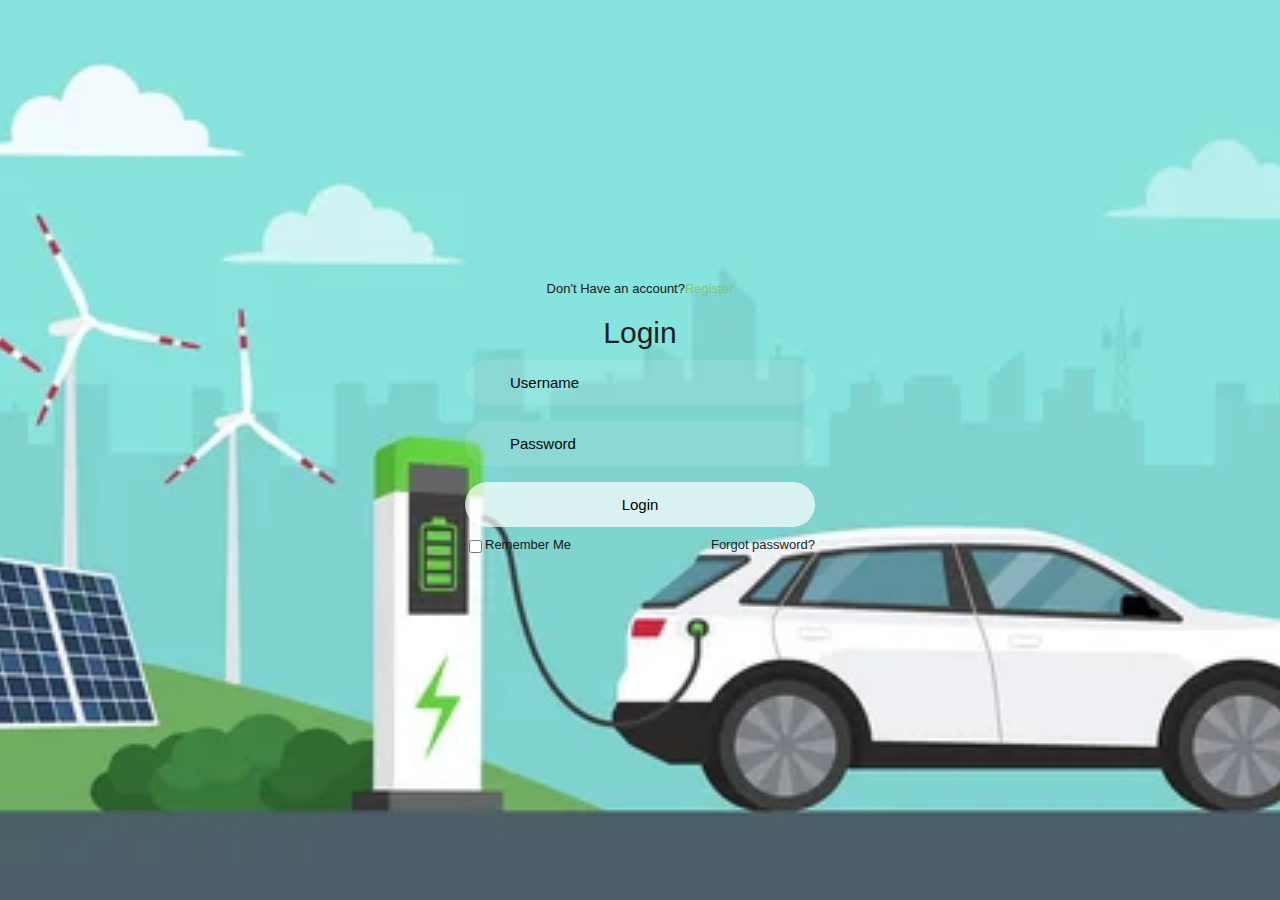
<file: templates/login.html>
<!DOCTYPE html>
<html lang="en">

<head>
    <meta charset="UTF-8">
    <meta http-equiv="X-UA-Compatible" content="IE=edge">
    <meta name="viewport" content="width=device-width, initial-scale=1.0">
    <link rel="stylesheet" href="/static/css/style1.css">
  

    <title>Login</title>

</head>

<body class="body">
    <div class="box">
        <div class="container">
            <div class="top">
                <span>Don't Have an account? <a href="/register">Register</a></span>
                <header>Login</header>
            </div>
            <!--form login section-->
            <form action="/home" method="post">


                <div class="input-field p-1">
                    <input type="text" class="input" placeholder="Username" id="" required>
                    <i class='bx bx-user i'></i>
                </div>

                <div class="input-field " style="margin-top: 1rem;">
                    <input type="Password" class="input" placeholder="Password" id="" required>
                    <i class='bx bx-lock-alt'></i>
                </div>

                <div class="input-field "style="margin-top: 1rem;">
                    <input type="submit" class="submit" value="Login" id="">
                </div>

                <div class="two-col">
                    <div class="one">
                        <input type="checkbox" name="" id="check">
                        <label for="check"> Remember Me</label>
                    </div>
                    <div class="two">
                        <label><a href="/">Forgot password?</a></label>
                    </div>
                </div>
            </form>
        </div>
    </div>
</body>

</html>
</file>
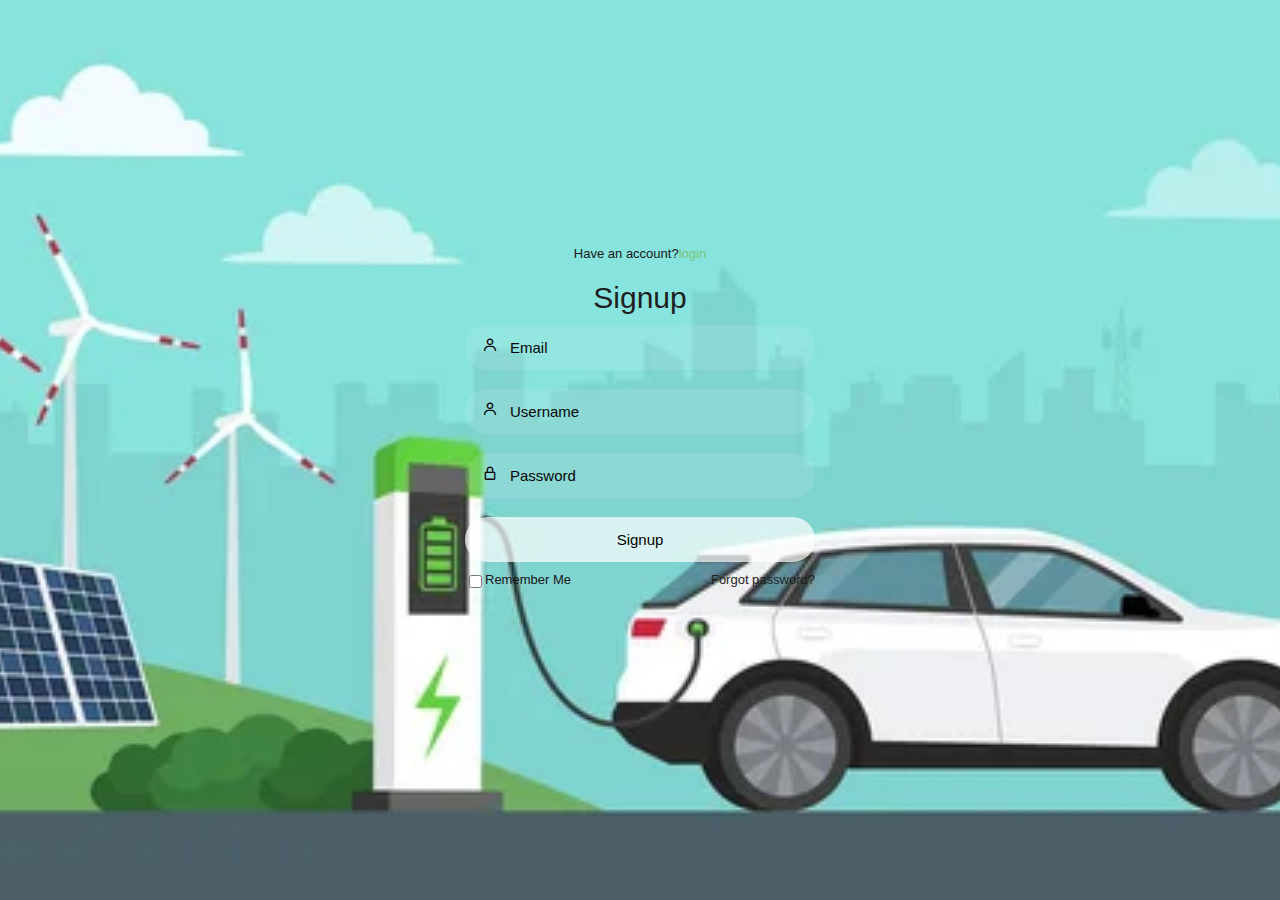
<file: templates/signup.html>
<!DOCTYPE html>
<html lang="en">
<head>
    <meta charset="UTF-8">
    <meta http-equiv="X-UA-Compatible" content="IE=edge">
    <meta name="viewport" content="width=device-width, initial-scale=1.0">
    <link rel="stylesheet" href="/static/css/style1.css">
    <link href='https://unpkg.com/boxicons@2.1.4/css/boxicons.min.css' rel='stylesheet'>

    <title>Login</title>

</head>
<body class="body">
   <div class="box">
    <div class="container">

      <!--form login section-->
    <form action="/register" method="post">
        <div class="top">
            <span>Have an account? <a href="/login">login</a></span>
            <header>Signup</header>
        </div>

        
        <div class="input-field p-1">
            <input type="email" class="input" name="email" placeholder="Email" id="" required>
            <i class='bx bx-user' ></i>
        </div>

        <div class="input-field p-1">
            <input type="text" class="input" name = "username" placeholder="Username" id="" required>
            <i class='bx bx-user' ></i>
        </div>

        <div class="input-field p-1">
            <input type="Password" class="input" name="password" placeholder="Password" id="" required>
            <i class='bx bx-lock-alt'></i>
        </div>

        <div class="input-field p-1">
            <input type="submit" class="submit" value="Signup" id="">
        </div>

        <div class="two-col">
            <div class="one">
               <input type="checkbox" name="" id="check">
               <label for="check"> Remember Me</label>
            </div>
            <div class="two">
                <label><a href="/">Forgot password?</a></label>
            </div>
        </div>
    </form>
    </div>
</div>  
</body>
</html>
</file>
<file: static/css/style1.css>
@import url('https://fonts.googleapis.com/css2?family=Nunito:wght@400;600;800&display=swap');

* {
  font-family: 'poppins', sans-serif;
}

.body {
  background-image: url("/static/img/1.jpg");
  background-size: cover;
  background-position: center;
  background-attachment: fixed;
  background-repeat: no-repeat;

}

.box {
  display: flex;
  justify-content: center;
  align-items: center;
  min-height: 90vh;
}

.container {
  width: 350px;
  display: flex;
  flex-direction: column;
  padding: 0 15px 0 15px;

}

span {
  color: #181717;
  font-size: small;
  display: flex;
  justify-content: center;
  padding: 10px 0 10px 0;
}

header {
  color: #1f1e1e;
  font-size: 30px;
  display: flex;
  justify-content: center;
  padding: 10px 0 10px 0;
}

.input-field .input {
  height: 45px;
  width: 87%;
  border: none;
  border-radius: 30px;
  color: #151414;
  font-size: 15px;
  padding: 0 0 0 45px;
  background: rgba(255, 255, 255, 0.1);
  outline: none;
}

i {
  position: relative;
  top: -33px;
  left: 17px;
  color: #0a0a0a;
}

::-webkit-input-placeholder {
  color: #070606;
}

.submit {
  border: none;
  border-radius: 30px;
  font-size: 15px;
  height: 45px;
  outline: none;
  width: 100%;
  color: black;
  background: rgba(255, 255, 255, 0.7);
  cursor: pointer;
  transition: .3s;
}

.submit:hover {
  box-shadow: 1px 5px 7px 1px rgba(0, 0, 0, 0.2);
}

.two-col {
  display: flex;
  flex-direction: row;
  justify-content: space-between;
  color: #181616;
  font-size: small;
  margin-top: 10px;
}

.one {
  display: flex;
}

label a {
  text-decoration: none;
  color: #1f1e1e;
}

body {

  color: #555555;
}

a {
  text-decoration: none;
  color: #7cc576;
}

a:hover {
  color: #9ed49a;
  text-decoration: none;
}

h1,
h2,
h3,
h4,
h5,
h6 {
  font-family: "Montserrat", sans-serif;
}

/*--------------------------------------------------------------
  # Back to top button
  --------------------------------------------------------------*/
.back-to-top {
  position: fixed;
  visibility: hidden;
  opacity: 0;
  right: 15px;
  bottom: 15px;
  z-index: 996;
  background: #7cc576;
  width: 40px;
  height: 40px;
  border-radius: 4px;
  transition: all 0.4s;
}

.back-to-top i {
  font-size: 28px;
  color: #fff;
  line-height: 0;
}

.back-to-top:hover {
  background: #97d193;
  color: #fff;
}

.back-to-top.active {
  visibility: visible;
  opacity: 1;
}

/*--------------------------------------------------------------
  # Disable AOS delay on mobile
  --------------------------------------------------------------*/
@media screen and (max-width: 768px) {
  [data-aos-delay] {
    transition-delay: 0 !important;
  }
}

/*--------------------------------------------------------------
  # Header
  --------------------------------------------------------------*/
#header {
  height: 90px;
  transition: all 0.5s;
  z-index: 997;
  transition: all 0.5s;
  background: #fff;
  box-shadow: 0 4px 10px -3px hsla(0, 0%, 75%, 0.5);
}

#header .logo h1 {
  font-size: 28px;
  margin: 0;
  line-height: 1;
  font-weight: 400;
  letter-spacing: 3px;
  text-transform: uppercase;
}

#header .logo h1 a,
#header .logo h1 a:hover {
  color: #fff;
  text-decoration: none;
}

#header .logo img {
  padding: 0;
  margin: 0;
  max-height: 40px;
}

@media (max-width: 992px) {
  #header {
    height: 70px;
  }
}

.scrolled-offset {
  margin-top: 90px;
}

@media (max-width: 992px) {
  .scrolled-offset {
    margin-top: 90px;
  }
}

/*--------------------------------------------------------------
  # Navigation Menu
  --------------------------------------------------------------*/
/**
  * Desktop Navigation 
  */
.navbar {
  padding: 0;
}

.navbar ul {
  margin: 0;
  padding: 0;
  display: flex;
  list-style: none;
  align-items: center;
}

.navbar li {
  position: relative;
}

.navbar a,
.navbar a:focus {
  display: flex;
  align-items: center;
  justify-content: space-between;
  padding: 10px 0 10px 30px;
  font-size: 15px;
  color: #151515;
  text-transform: uppercase;
  white-space: nowrap;
  transition: 0.3s;
}

.navbar a i,
.navbar a:focus i {
  font-size: 12px;
  line-height: 0;
  margin-left: 5px;
}

.navbar a:hover,
.navbar .active,
.navbar .active:focus,
.navbar li:hover>a {
  color: #7cc576;
}

.navbar .dropdown ul {
  display: block;
  position: absolute;
  left: 14px;
  top: calc(100% + 30px);
  margin: 0;
  padding: 10px 0;
  z-index: 99;
  opacity: 0;
  visibility: hidden;
  background: #fff;
  box-shadow: 0px 0px 30px rgba(127, 137, 161, 0.25);
  transition: 0.3s;
}

.navbar .dropdown ul li {
  min-width: 200px;
}

.navbar .dropdown ul a {
  padding: 10px 20px;
  font-size: 15px;
  text-transform: none;
  font-weight: 600;
}

.navbar .dropdown ul a i {
  font-size: 12px;
}

.navbar .dropdown ul a:hover,
.navbar .dropdown ul .active:hover,
.navbar .dropdown ul li:hover>a {
  color: #7cc576;
}

.navbar .dropdown:hover>ul {
  opacity: 1;
  top: 100%;
  visibility: visible;
}

.navbar .dropdown .dropdown ul {
  top: 0;
  left: calc(100% - 30px);
  visibility: hidden;
}

.navbar .dropdown .dropdown:hover>ul {
  opacity: 1;
  top: 0;
  left: 100%;
  visibility: visible;
}

@media (max-width: 1640px) {
  .navbar .dropdown .dropdown ul {
    left: -90%;
  }

  .navbar .dropdown .dropdown:hover>ul {
    left: -100%;
  }
}

/**
  * Mobile Navigation 
  */
.mobile-nav-toggle {
  color: #151515;
  font-size: 28px;
  cursor: pointer;
  display: none;
  line-height: 0;
  transition: 0.5s;
}

.mobile-nav-toggle.bi-x {
  color: #fff;
}

@media (max-width: 991px) {
  .mobile-nav-toggle {
    display: block;
  }

  .navbar ul {
    display: none;
  }
}

.navbar-mobile {
  position: fixed;
  overflow: hidden;
  top: 0;
  right: 0;
  left: 0;
  bottom: 0;
  background: rgba(0, 0, 0, 0.9);
  transition: 0.3s;
  z-index: 999;
}

.navbar-mobile .mobile-nav-toggle {
  position: absolute;
  top: 15px;
  right: 15px;
}

.navbar-mobile ul {
  display: block;
  position: absolute;
  top: 55px;
  right: 15px;
  bottom: 15px;
  left: 15px;
  padding: 10px 0;
  background-color: #fff;
  overflow-y: auto;
  transition: 0.3s;
}

.navbar-mobile a,
.navbar-mobile a:focus {
  padding: 10px 20px;
  font-size: 15px;
  color: #151515;
}

.navbar-mobile a:hover,
.navbar-mobile .active,
.navbar-mobile li:hover>a {
  color: #7cc576;
}

.navbar-mobile .getstarted,
.navbar-mobile .getstarted:focus {
  margin: 15px;
}

.navbar-mobile .dropdown ul {
  position: static;
  display: none;
  margin: 10px 20px;
  padding: 10px 0;
  z-index: 99;
  opacity: 1;
  visibility: visible;
  background: #fff;
  box-shadow: 0px 0px 30px rgba(127, 137, 161, 0.25);
}

.navbar-mobile .dropdown ul li {
  min-width: 200px;
}

.navbar-mobile .dropdown ul a {
  padding: 10px 20px;
}

.navbar-mobile .dropdown ul a i {
  font-size: 12px;
}

.navbar-mobile .dropdown ul a:hover,
.navbar-mobile .dropdown ul .active:hover,
.navbar-mobile .dropdown ul li:hover>a {
  color: #7cc576;
}

.navbar-mobile .dropdown>.dropdown-active {
  display: block;
}

/*--------------------------------------------------------------
  # Hero Section
  --------------------------------------------------------------*/
#hero {
  width: 100%;
  height: 100vh;
  background: url("../img/hero-bg.png");
  position: relative;
}

#hero .hero-container {
  position: absolute;
  bottom: 0;
  top: 0;
  left: 0;
  right: 0;
  display: flex;
  justify-content: center;
  align-items: center;
  flex-direction: column;
  text-align: center;
  padding: 0 15px;
}

#hero .hero-logo {
  margin-bottom: 30px;
}

#hero h1 {
  margin: 0 0 30px 0;
  font-size: 48px;
  font-weight: 500;
  line-height: 56px;
  color: #fff;
}

#hero h2 {
  color: #aeaeae;
  margin-bottom: 30px;
  font-size: 14px;
  font-weight: 400;
  text-transform: uppercase;
}

#hero .btn-get-started {
  font-family: "Montserrat", sans-serif;
  text-transform: uppercase;
  font-weight: 400;
  font-size: 16px;
  letter-spacing: 1px;
  display: inline-block;
  padding: 14px 30px;
  border-radius: 3px;
  margin: 10px;
  color: #fff;
  background: #7cc576;
}

#hero .btn-get-started:hover {
  transition: 0.5s;
  background: #fff;
  color: #7cc576;
}

@media (min-width: 1024px) {
  #hero {
    background-attachment: fixed;
  }
}

@media (max-width: 768px) {
  #hero h1 {
    font-size: 28px;
    line-height: 36px;
  }

  #hero h2 {
    line-height: 22px;
  }
}

/*--------------------------------------------------------------
  # Sections General
  --------------------------------------------------------------*/
section {
  padding: 60px 0;
  overflow: hidden;
}

.section-bg {
  background-color: whitesmoke;
}

.section-title {
  text-align: center;
  padding-bottom: 40px;
}

.section-title h2 {
  font-size: 32px;
  font-weight: bold;
  text-transform: uppercase;
  margin-bottom: 15px;
  padding-bottom: 0;
  color: #151515;
}

.section-title p {
  margin-bottom: 0;
  color: #aeaeae;
}

/*--------------------------------------------------------------
  # About Us
  --------------------------------------------------------------*/
.about .image {
  padding: 20px;
  box-shadow: 0px 2px 15px rgba(0, 0, 0, 0.1);
}

.about .content h3 {
  font-weight: 600;
  font-size: 26px;
}

.about .content ul {
  list-style: none;
  padding: 0;
}

.about .content ul li {
  padding-bottom: 10px;
  display: flex;
  align-items: flex-start;
}

.about .content ul i {
  font-size: 24px;
  padding: 2px 6px 0 0;
  color: #7cc576;
}

.about .content p:last-child {
  margin-bottom: 0;
}

/*--------------------------------------------------------------
  # Services
  --------------------------------------------------------------*/
.services .icon-box h4 {
  font-size: 20px;
  font-weight: 700;
  margin: 5px 0 10px 60px;
}

.services .icon-box i {
  font-size: 48px;
  float: left;
  color: #7cc576;
}

.services .icon-box p {
  font-size: 15px;
  color: #959595;
  margin-left: 60px;
}

.services .image {
  background-position: center center;
  background-repeat: no-repeat;
  background-size: cover;
  min-height: 400px;
}

/*--------------------------------------------------------------
  # Featured
  --------------------------------------------------------------*/
.featured {
  padding: 40px 0 0 0;
  background: white;
}

.featured .nav-tabs {
  border: 0;
}

.featured .nav-link {
  border: 0;
  padding: 20px;
  color: #151515;
  transition: 0.3s;
}

.featured .nav-link h4 {
  font-size: 18px;
  font-weight: 600;
  transition: 0.3s;
}

.featured .nav-link:hover h4 {
  color: #7cc576;
}

.featured .nav-link p {
  font-size: 14px;
  margin-bottom: 0;
}

.featured .nav-link.active {
  box-shadow: 0px 0 25px rgba(0, 0, 0, 0.08);
}

.featured .nav-link.active h4 {
  color: #7cc576;
}

.featured .tab-pane.active {
  animation: slide-down 0.5s ease-out;
}

@keyframes slide-down {
  0% {
    opacity: 0;
  }

  100% {
    opacity: 1;
  }
}

/*--------------------------------------------------------------
  # Why Us
  --------------------------------------------------------------*/
.why-us {
  background: whitesmoke;
  padding: 0;
}

.why-us .content {
  padding: 60px 100px 0 100px;
}

.why-us .content h3 {
  font-weight: 400;
  font-size: 34px;
}

.why-us .content h4 {
  font-size: 20px;
  font-weight: 700;
  margin-top: 5px;
}

.why-us .content p {
  font-size: 15px;
  color: #959595;
}

.why-us .video-box {
  background-size: cover;
  background-repeat: no-repeat;
  background-position: center center;
  min-height: 400px;
  position: relative;
}

.why-us .accordion-list {
  padding: 0 100px 60px 100px;
}

.why-us .accordion-list ul {
  padding: 0;
  list-style: none;
}

.why-us .accordion-list li+li {
  margin-top: 15px;
}

.why-us .accordion-list li {
  padding: 20px;
  background: #fff;
  border-radius: 4px;
}

.why-us .accordion-list a {
  display: block;
  position: relative;
  font-family: "Poppins", sans-serif;
  font-size: 16px;
  line-height: 24px;
  font-weight: 500;
  padding-right: 30px;
  outline: none;
  cursor: pointer;
}

.why-us .accordion-list span {
  color: #7cc576;
  font-weight: 600;
  font-size: 18px;
  padding-right: 10px;
}

.why-us .accordion-list i {
  font-size: 24px;
  position: absolute;
  right: 0;
  top: 0;
}

.why-us .accordion-list p {
  margin-bottom: 0;
  padding: 10px 0 0 0;
}

.why-us .accordion-list .icon-show {
  display: none;
}

.why-us .accordion-list a.collapsed {
  color: #343a40;
}

.why-us .accordion-list a.collapsed:hover {
  color: #7cc576;
}

.why-us .accordion-list a.collapsed .icon-show {
  display: inline-block;
}

.why-us .accordion-list a.collapsed .icon-close {
  display: none;
}

.why-us .play-btn {
  width: 94px;
  height: 94px;
  background: radial-gradient(#7cc576 50%, rgba(124, 197, 118, 0.4) 52%);
  border-radius: 50%;
  display: block;
  position: absolute;
  left: calc(50% - 47px);
  top: calc(50% - 47px);
  overflow: hidden;
}

.why-us .play-btn::after {
  content: "";
  position: absolute;
  left: 50%;
  top: 50%;
  transform: translateX(-40%) translateY(-50%);
  width: 0;
  height: 0;
  border-top: 10px solid transparent;
  border-bottom: 10px solid transparent;
  border-left: 15px solid #fff;
  z-index: 100;
  transition: all 400ms cubic-bezier(0.55, 0.055, 0.675, 0.19);
}

.why-us .play-btn::before {
  content: "";
  position: absolute;
  width: 120px;
  height: 120px;
  animation-delay: 0s;
  animation: pulsate-btn 2s;
  animation-direction: forwards;
  animation-iteration-count: infinite;
  animation-timing-function: steps;
  opacity: 1;
  border-radius: 50%;
  border: 5px solid rgba(124, 197, 118, 0.7);
  top: -15%;
  left: -15%;
  background: rgba(198, 16, 0, 0);
}

.why-us .play-btn:hover::after {
  border-left: 15px solid #7cc576;
  transform: scale(20);
}

.why-us .play-btn:hover::before {
  content: "";
  position: absolute;
  left: 50%;
  top: 50%;
  transform: translateX(-40%) translateY(-50%);
  width: 0;
  height: 0;
  border: none;
  border-top: 10px solid transparent;
  border-bottom: 10px solid transparent;
  border-left: 15px solid #fff;
  z-index: 200;
  animation: none;
  border-radius: 0;
}

@media (max-width: 1024px) {

  .why-us .content,
  .why-us .accordion-list {
    padding-left: 0;
    padding-right: 0;
  }
}

@media (max-width: 992px) {
  .why-us .content {
    padding-top: 30px;
  }

  .why-us .accordion-list {
    padding-bottom: 30px;
  }
}

@keyframes pulsate-btn {
  0% {
    transform: scale(0.6, 0.6);
    opacity: 1;
  }

  100% {
    transform: scale(1, 1);
    opacity: 0;
  }
}

/*--------------------------------------------------------------
  # Portfolio
  --------------------------------------------------------------*/
.portfolio .portfolio-item {
  margin-bottom: 30px;
}

.portfolio #portfolio-flters {
  padding: 0;
  margin: 0 auto 25px auto;
  list-style: none;
  text-align: center;
}

.portfolio #portfolio-flters li {
  cursor: pointer;
  display: inline-block;
  padding: 10px 18px 12px 18px;
  font-size: 14px;
  font-weight: 400;
  line-height: 1;
  text-transform: uppercase;
  color: #555555;
  transition: all 0.3s ease-in-out;
  margin: 0 4px 10px 4px;
  background: whitesmoke;
  border-radius: 4px;
}

.portfolio #portfolio-flters li:hover,
.portfolio #portfolio-flters li.filter-active {
  background: #7cc576;
  color: #fff;
}

.portfolio #portfolio-flters li:last-child {
  margin-right: 0;
}

.portfolio .portfolio-wrap {
  transition: 0.3s;
  position: relative;
  overflow: hidden;
  z-index: 1;
  background: rgba(0, 0, 0, 0.6);
}

.portfolio .portfolio-wrap::before {
  content: "";
  background: rgba(21, 21, 21, 0.6);
  position: absolute;
  left: 30px;
  right: 30px;
  top: 30px;
  bottom: 30px;
  transition: all ease-in-out 0.3s;
  z-index: 2;
  opacity: 0;
}

.portfolio .portfolio-wrap .portfolio-info {
  opacity: 0;
  position: absolute;
  top: 0;
  left: 0;
  right: 0;
  bottom: 0;
  text-align: center;
  z-index: 3;
  transition: all ease-in-out 0.3s;
  display: flex;
  flex-direction: column;
  justify-content: center;
  align-items: center;
}

.portfolio .portfolio-wrap .portfolio-info::before {
  display: block;
  content: "";
  width: 48px;
  height: 48px;
  position: absolute;
  top: 35px;
  left: 35px;
  border-top: 3px solid #fff;
  border-left: 3px solid #fff;
  transition: all 0.5s ease 0s;
  z-index: 9994;
}

.portfolio .portfolio-wrap .portfolio-info::after {
  display: block;
  content: "";
  width: 48px;
  height: 48px;
  position: absolute;
  bottom: 35px;
  right: 35px;
  border-bottom: 3px solid #fff;
  border-right: 3px solid #fff;
  transition: all 0.5s ease 0s;
  z-index: 9994;
}

.portfolio .portfolio-wrap .portfolio-info h4 {
  font-size: 20px;
  color: #fff;
  font-weight: 600;
}

.portfolio .portfolio-wrap .portfolio-info p {
  color: #ffffff;
  font-size: 14px;
  text-transform: uppercase;
  padding: 0;
  margin: 0;
}

.portfolio .portfolio-wrap .portfolio-links {
  text-align: center;
  z-index: 4;
}

.portfolio .portfolio-wrap .portfolio-links a {
  color: #fff;
  margin: 0 2px;
  font-size: 28px;
  display: inline-block;
  transition: 0.3s;
}

.portfolio .portfolio-wrap .portfolio-links a:hover {
  color: #7cc576;
}

.portfolio .portfolio-wrap:hover::before {
  top: 0;
  left: 0;
  right: 0;
  bottom: 0;
  opacity: 1;
}

.portfolio .portfolio-wrap:hover .portfolio-info {
  opacity: 1;
}

.portfolio .portfolio-wrap:hover .portfolio-info::before {
  top: 15px;
  left: 15px;
}

.portfolio .portfolio-wrap:hover .portfolio-info::after {
  bottom: 15px;
  right: 15px;
}

/*--------------------------------------------------------------
  # Portfolio Details
  --------------------------------------------------------------*/
.portfolio-details {
  padding-top: 40px;
}

.portfolio-details .portfolio-details-slider img {
  width: 100%;
}

.portfolio-details .portfolio-details-slider .swiper-pagination {
  margin-top: 20px;
  position: relative;
}

.portfolio-details .portfolio-details-slider .swiper-pagination .swiper-pagination-bullet {
  width: 12px;
  height: 12px;
  background-color: #fff;
  opacity: 1;
  border: 1px solid #7cc576;
}

.portfolio-details .portfolio-details-slider .swiper-pagination .swiper-pagination-bullet-active {
  background-color: #7cc576;
}

.portfolio-details .portfolio-info {
  padding: 30px;
  box-shadow: 0px 0 30px rgba(21, 21, 21, 0.08);
}

.portfolio-details .portfolio-info h3 {
  font-size: 22px;
  font-weight: 700;
  margin-bottom: 20px;
  padding-bottom: 20px;
  border-bottom: 1px solid #eee;
}

.portfolio-details .portfolio-info ul {
  list-style: none;
  padding: 0;
  font-size: 15px;
}

.portfolio-details .portfolio-info ul li+li {
  margin-top: 10px;
}

.portfolio-details .portfolio-description {
  padding-top: 30px;
}

.portfolio-details .portfolio-description h2 {
  font-size: 26px;
  font-weight: 700;
  margin-bottom: 20px;
}

.portfolio-details .portfolio-description p {
  padding: 0;
}

/*--------------------------------------------------------------
  # Testimonials
  --------------------------------------------------------------*/
.testimonials {
  padding: 60px 0;
  background: url("../img/testimonials-bg.jpg") no-repeat;
  background-position: center center;
  background-size: cover;
  position: relative;
}

.testimonials::before {
  content: "";
  position: absolute;
  left: 0;
  right: 0;
  top: 0;
  bottom: 0;
  background: rgba(0, 0, 0, 0.1);
}

.testimonials .quote-icon {
  text-align: center;
  margin-bottom: 30px;
}

.testimonials .quote-icon i {
  color: #7cc576;
  font-size: 24px;
  padding: 18px;
  border-radius: 50px;
  border: 2px solid #7cc576;
}

.testimonials .testimonials-carousel,
.testimonials .testimonials-slider {
  overflow: hidden;
}

.testimonials .testimonial-item {
  text-align: center;
  color: #fff;
}

.testimonials .testimonial-item p {
  font-style: italic;
  margin: 0 auto 30px auto;
  font-size: 20px;
}

.testimonials .testimonial-item .testimonial-img {
  width: 100px;
  border-radius: 50%;
  border: 6px solid rgba(255, 255, 255, 0.15);
  margin: 0 auto;
}

.testimonials .testimonial-item h3 {
  font-size: 20px;
  font-weight: bold;
  margin: 10px 0 5px 0;
  color: #fff;
}

.testimonials .testimonial-item h4 {
  font-size: 14px;
  color: #ddd;
  margin: 0 0 15px 0;
}

.testimonials .swiper-pagination {
  margin-top: 20px;
  position: relative;
}

.testimonials .swiper-pagination .swiper-pagination-bullet {
  width: 12px;
  height: 12px;
  opacity: 1;
  background-color: rgba(255, 255, 255, 0.4);
}

.testimonials .swiper-pagination .swiper-pagination-bullet-active {
  background-color: #7cc576;
}

@media (min-width: 992px) {
  .testimonials .testimonial-item p {
    width: 80%;
  }
}

/*--------------------------------------------------------------
  # Clients
  --------------------------------------------------------------*/
.clients {
  background: whitesmoke;
  padding: 15px 0;
  text-align: center;
}

.clients img {
  width: 50%;
  filter: grayscale(100);
  transition: all 0.4s ease-in-out;
  display: inline-block;
  padding: 15px 0;
}

.clients img:hover {
  filter: none;
  transform: scale(1.2);
}

@media (max-width: 768px) {
  .clients img {
    width: 40%;
  }
}

@media (max-width: 575px) {
  .clients img {
    width: 50%;
  }
}

/*--------------------------------------------------------------
  # Team
  --------------------------------------------------------------*/
.team {
  background: #fff;
  padding: 60px 0;
}

.team .member {
  margin-bottom: 20px;
  overflow: hidden;
}

.team .member .member-img {
  position: relative;
  overflow: hidden;
  border-radius: 5px;
}

.team .member .social {
  position: absolute;
  left: 0;
  bottom: -40px;
  right: 0;
  height: 40px;
  opacity: 0;
  transition: bottom ease-in-out 0.4s;
  background: rgba(124, 197, 118, 0.8);
  display: flex;
  align-items: center;
  justify-content: center;
}

.team .member .social a {
  transition: color 0.3s;
  color: rgba(255, 255, 255, 0.7);
  margin: 0 10px;
  display: inline-flex;
  align-items: center;
  justify-content: center;
}

.team .member .social a i {
  line-height: 0;
}

.team .member .social a:hover {
  color: #fff;
}

.team .member .social i {
  font-size: 18px;
  margin: 0 2px;
}

.team .member .member-info h4 {
  font-weight: 700;
  margin: 15px 0 5px 0;
  font-size: 18px;
}

.team .member .member-info span {
  display: block;
  font-size: 13px;
  text-transform: uppercase;
  font-weight: 400;
  margin-bottom: 15px;
  color: #7cc576;
}

.team .member .member-info p {
  font-style: italic;
  font-size: 14px;
  line-height: 26px;
  color: #888888;
}

.team .member:hover .social {
  bottom: 0;
  opacity: 1;
  transition: bottom ease-in-out 0.4s;
}

/*--------------------------------------------------------------
  # Pricing
  --------------------------------------------------------------*/
.pricing .box {
  padding: 20px;
  background: #fff;
  text-align: center;
  border-radius: 8px;
  position: relative;
  overflow: hidden;
  border: 1px solid #fff;
}

.pricing .box h3 {
  font-weight: 400;
  padding: 15px;
  margin-top: 15px;
  font-size: 18px;
  font-weight: 600;
  color: #151515;
}

.pricing .box h4 {
  font-size: 42px;
  color: #151515;
  font-weight: 700;
  font-family: "Open Sans", sans-serif;
  margin-bottom: 20px;
}

.pricing .box h4 sup {
  font-size: 20px;
  top: -15px;
  left: -3px;
}

.pricing .box h4 span {
  color: #bababa;
  font-size: 16px;
  font-weight: 300;
}

.pricing .box ul {
  padding: 0;
  list-style: none;
  color: #151515;
  text-align: center;
  line-height: 20px;
  font-size: 14px;
}

.pricing .box ul li {
  padding-bottom: 16px;
}

.pricing .box ul i {
  color: #7cc576;
  font-size: 18px;
  padding-right: 4px;
}

.pricing .box ul .na {
  color: #ccc;
  text-decoration: line-through;
}

.pricing .box .btn-wrap {
  padding: 15px;
  text-align: center;
}

.pricing .box .btn-buy {
  display: inline-block;
  padding: 10px 40px 12px 40px;
  border-radius: 5px;
  border: 2px solid #7cc576;
  color: #7cc576;
  font-size: 14px;
  font-weight: 400;
  font-family: "Montserrat", sans-serif;
  font-weight: 600;
  transition: 0.3s;
}

.pricing .box .btn-buy:hover {
  background: #7cc576;
  color: #fff;
}

.pricing .recommended {
  border-color: #7cc576;
}

.pricing .recommended .btn-buy {
  background: #7cc576;
  color: #fff;
}

.pricing .recommended .btn-buy:hover {
  background: #61b959;
  border-color: #61b959;
}

.pricing .recommended-badge {
  position: absolute;
  top: 5px;
  left: 50%;
  transform: translateX(-50%);
  z-index: 1;
  font-size: 12px;
  padding: 4px 25px 6px 25px;
  background: #eaf6e9;
  color: #7cc576;
  border-radius: 50px;
  text-transform: uppercase;
  font-weight: 600;
}

/*--------------------------------------------------------------
  # Frequently Asked Questions
  --------------------------------------------------------------*/
.faq .faq-list {
  padding: 0;
  list-style: none;
}

.faq .faq-list li {
  border-bottom: 1px solid #eee;
  margin-bottom: 20px;
  padding-bottom: 20px;
}

.faq .faq-list a {
  display: block;
  position: relative;
  font-family: #7cc576;
  font-size: 18px;
  line-height: 24px;
  font-weight: 400;
  padding-right: 25px;
  cursor: pointer;
}

.faq .faq-list i {
  font-size: 24px;
  position: absolute;
  right: 0;
  top: 0;
}

.faq .faq-list p {
  margin-bottom: 0;
  padding: 10px 0 0 0;
}

.faq .faq-list .icon-show {
  display: none;
}

.faq .faq-list a.collapsed {
  color: #343a40;
}

.faq .faq-list a.collapsed:hover {
  color: #7cc576;
}

.faq .faq-list a.collapsed .icon-show {
  display: inline-block;
}

.faq .faq-list a.collapsed .icon-close {
  display: none;
}

/*--------------------------------------------------------------
  # Contact
  --------------------------------------------------------------*/
.contact .info {
  width: 100%;
  height: 100%;
  background: #fff;
  padding: 20px;
  border-radius: 5px;
}

.contact .info i {
  font-size: 20px;
  color: #7cc576;
  float: left;
  width: 44px;
  height: 44px;
  background: #eaf6e9;
  display: flex;
  justify-content: center;
  align-items: center;
  border-radius: 50px;
  transition: all 0.3s ease-in-out;
}

.contact .info h4 {
  padding: 0 0 0 60px;
  font-size: 22px;
  font-weight: 600;
  margin-bottom: 5px;
  color: #151515;
}

.contact .info p {
  padding: 0 0 0 60px;
  margin-bottom: 0;
  font-size: 14px;
  color: #484848;
}

.contact .info .email,
.contact .info .phone {
  margin-top: 40px;
}

.contact .info .email:hover i,
.contact .info .address:hover i,
.contact .info .phone:hover i {
  background: #7cc576;
  color: #fff;
}

.contact .php-email-form {
  width: 100%;
  background: #fff;
  padding: 20px;
  border-radius: 5px;
}

.contact .php-email-form .form-group {
  padding-bottom: 8px;
}

.contact .php-email-form .error-message {
  display: none;
  color: #fff;
  background: #ed3c0d;
  text-align: left;
  padding: 15px;
  font-weight: 600;
}

.contact .php-email-form .error-message br+br {
  margin-top: 25px;
}

.contact .php-email-form .sent-message {
  display: none;
  color: #fff;
  background: #18d26e;
  text-align: center;
  padding: 15px;
  font-weight: 600;
}

.contact .php-email-form .loading {
  display: none;
  background: #fff;
  text-align: center;
  padding: 15px;
}

.contact .php-email-form .loading:before {
  content: "";
  display: inline-block;
  border-radius: 50%;
  width: 24px;
  height: 24px;
  margin: 0 10px -6px 0;
  border: 3px solid #18d26e;
  border-top-color: #eee;
  animation: animate-loading 1s linear infinite;
}

.contact .php-email-form input,
.contact .php-email-form textarea {
  border-radius: 0;
  box-shadow: none;
  font-size: 14px;
}

.contact .php-email-form input {
  height: 44px;
}

.contact .php-email-form textarea {
  padding: 10px 12px;
}

.contact .php-email-form button[type=submit] {
  background: #7cc576;
  border: 0;
  padding: 10px 24px;
  color: #fff;
  transition: 0.4s;
  border-radius: 4px;
}

.contact .php-email-form button[type=submit]:hover {
  background: #61b959;
}

@keyframes animate-loading {
  0% {
    transform: rotate(0deg);
  }

  100% {
    transform: rotate(360deg);
  }
}

/*--------------------------------------------------------------
  # Breadcrumbs
  --------------------------------------------------------------*/
.breadcrumbs {
  padding: 40px 0;
}

.breadcrumbs h2 {
  font-size: 26px;
  font-weight: 300;
}

.breadcrumbs ol {
  display: flex;
  flex-wrap: wrap;
  list-style: none;
  padding: 0;
  margin: 0;
  font-size: 15px;
}

.breadcrumbs ol li+li {
  padding-left: 10px;
}

.breadcrumbs ol li+li::before {
  display: inline-block;
  padding-right: 10px;
  color: #2f2f2f;
  content: "/";
}

@media (max-width: 768px) {
  .breadcrumbs .d-flex {
    display: block !important;
  }

  .breadcrumbs ol {
    display: block;
  }

  .breadcrumbs ol li {
    display: inline-block;
  }
}

/*--------------------------------------------------------------
  # Footer
  --------------------------------------------------------------*/
#footer {
  background: url("../img/footer-bg.jpg") center center no-repeat;
  color: #fff;
  font-size: 14px;
  position: relative;
}

#footer::before {
  content: "";
  position: absolute;
  left: 0;
  right: 0;
  top: 0;
  bottom: 0;
  background: rgba(0, 0, 0, 0.85);
  z-index: 1;
}

#footer .footer-top {
  position: relative;
  z-index: 2;
  text-align: center;
  padding: 80px 0;
}

#footer .footer-top .footer-logo img {
  height: 80px;
}

#footer .footer-top h3 {
  font-size: 36px;
  font-weight: 700;
  color: #fff;
  position: relative;
  font-family: "Poppins", sans-serif;
  padding: 30px 0 0 0;
  margin-bottom: 0;
}

#footer .footer-top p {
  font-size: 15;
  font-style: italic;
  margin: 30px 0 0 0;
  padding: 0;
}

#footer .footer-top .footer-newsletter {
  text-align: center;
  font-size: 15px;
  margin-top: 30px;
}

#footer .footer-top .footer-newsletter form {
  background: #fff;
  padding: 6px 10px;
  position: relative;
  border-radius: 50px;
  box-shadow: 0px 2px 15px rgba(0, 0, 0, 0.1);
  text-align: left;
}

#footer .footer-top .footer-newsletter form input[type=email] {
  border: 0;
  padding: 4px 8px;
  width: calc(100% - 100px);
}

#footer .footer-top .footer-newsletter form input[type=submit] {
  position: absolute;
  top: 0;
  right: -1px;
  bottom: 0;
  border: 0;
  background: none;
  font-size: 16px;
  padding: 0 20px;
  background: #7cc576;
  color: #fff;
  transition: 0.3s;
  border-radius: 50px;
  box-shadow: 0px 2px 15px rgba(0, 0, 0, 0.1);
}

#footer .footer-top .footer-newsletter form input[type=submit]:hover {
  background: #5ab652;
}

#footer .footer-top .social-links {
  margin-top: 30px;
}

#footer .footer-top .social-links a {
  font-size: 18px;
  display: inline-block;
  background: #7cc576;
  color: #fff;
  line-height: 1;
  padding: 8px 0;
  margin-right: 4px;
  border-radius: 50%;
  text-align: center;
  width: 36px;
  height: 36px;
  transition: 0.3s;
}

#footer .footer-top .social-links a:hover {
  background: #5ab652;
  color: #fff;
  text-decoration: none;
}

#footer .footer-bottom {
  border-top: 1px solid #222222;
  z-index: 2;
  position: relative;
  padding-top: 40px;
  padding-bottom: 40px;
}

#footer .copyright {
  text-align: center;
}

#footer .credits {
  text-align: center;
  font-size: 13px;
  padding-top: 5px;
}
</file>
